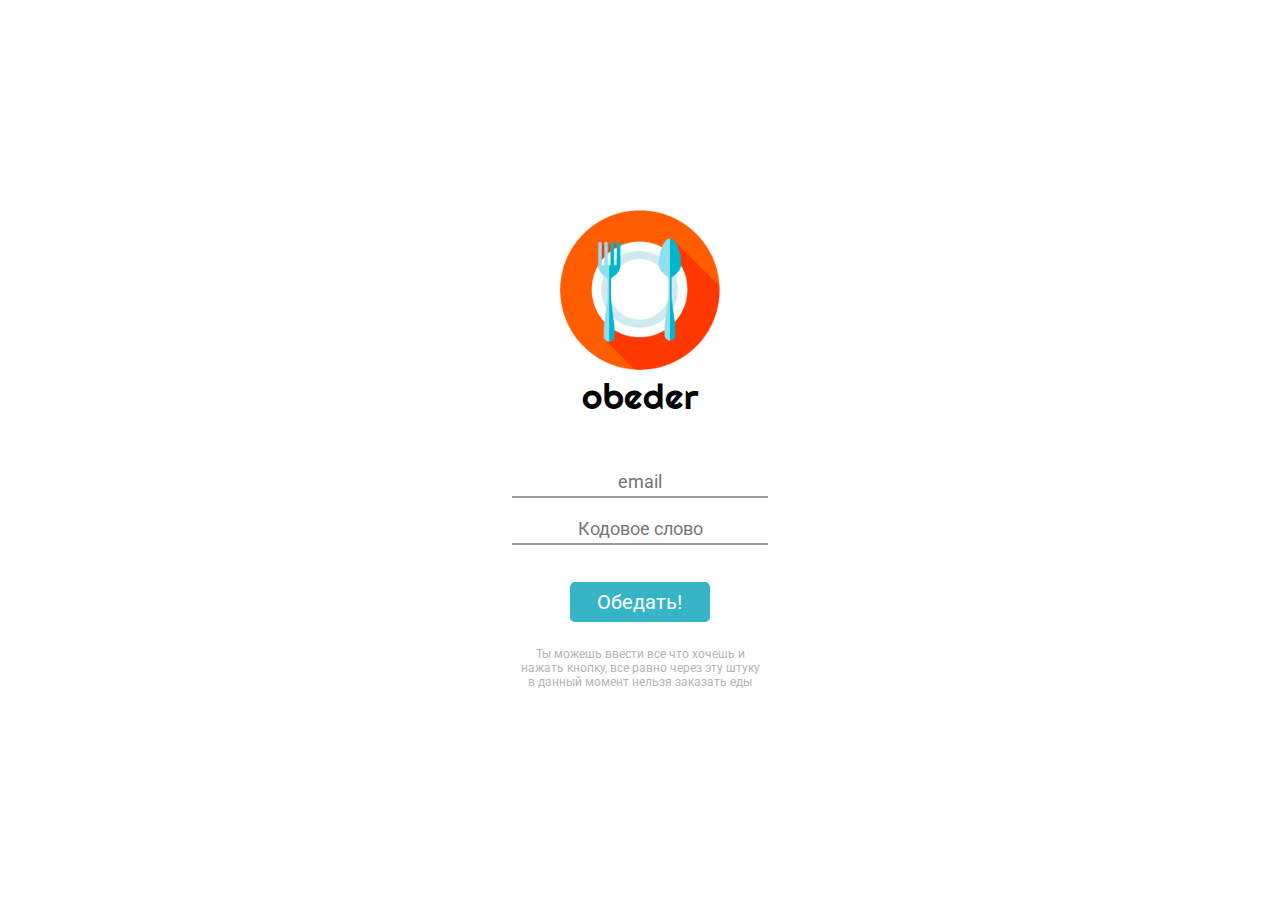
<file: index.html>
﻿<!DOCTYPE html>
<html>

<head>
	<title>OBEDER</title>
	<link rel="stylesheet" href="css/login.css" type="text/css" />
	<script src="js/main.js"></script>
	<link href="https://fonts.googleapis.com/css?family=Righteous|Roboto" rel="stylesheet">
	<meta name="viewport" content="width=device-width, initial-scale=1.0">
</head>

<body>
	
<div class="root">
	<div class="logo_group">
		<img src="img/login_pic.png" class="logo_pic">
		<p>obeder</p>
	</div>
	<div>
		<textarea placeholder="email"></textarea>
	</div>
	<div>
		<textarea placeholder="Кодовое слово"></textarea>
	</div>
	<div class="button">
		<button onclick='location.href="main.html"'> Обедать! </button>
	</div>
	<div class="msg">
		<p>Ты можешь ввести все что хочешь и нажать кнопку, все равно через эту штуку в данный момент нельзя заказать еды</p>
	</div>
	







</div>




</body>

</html>
</file>
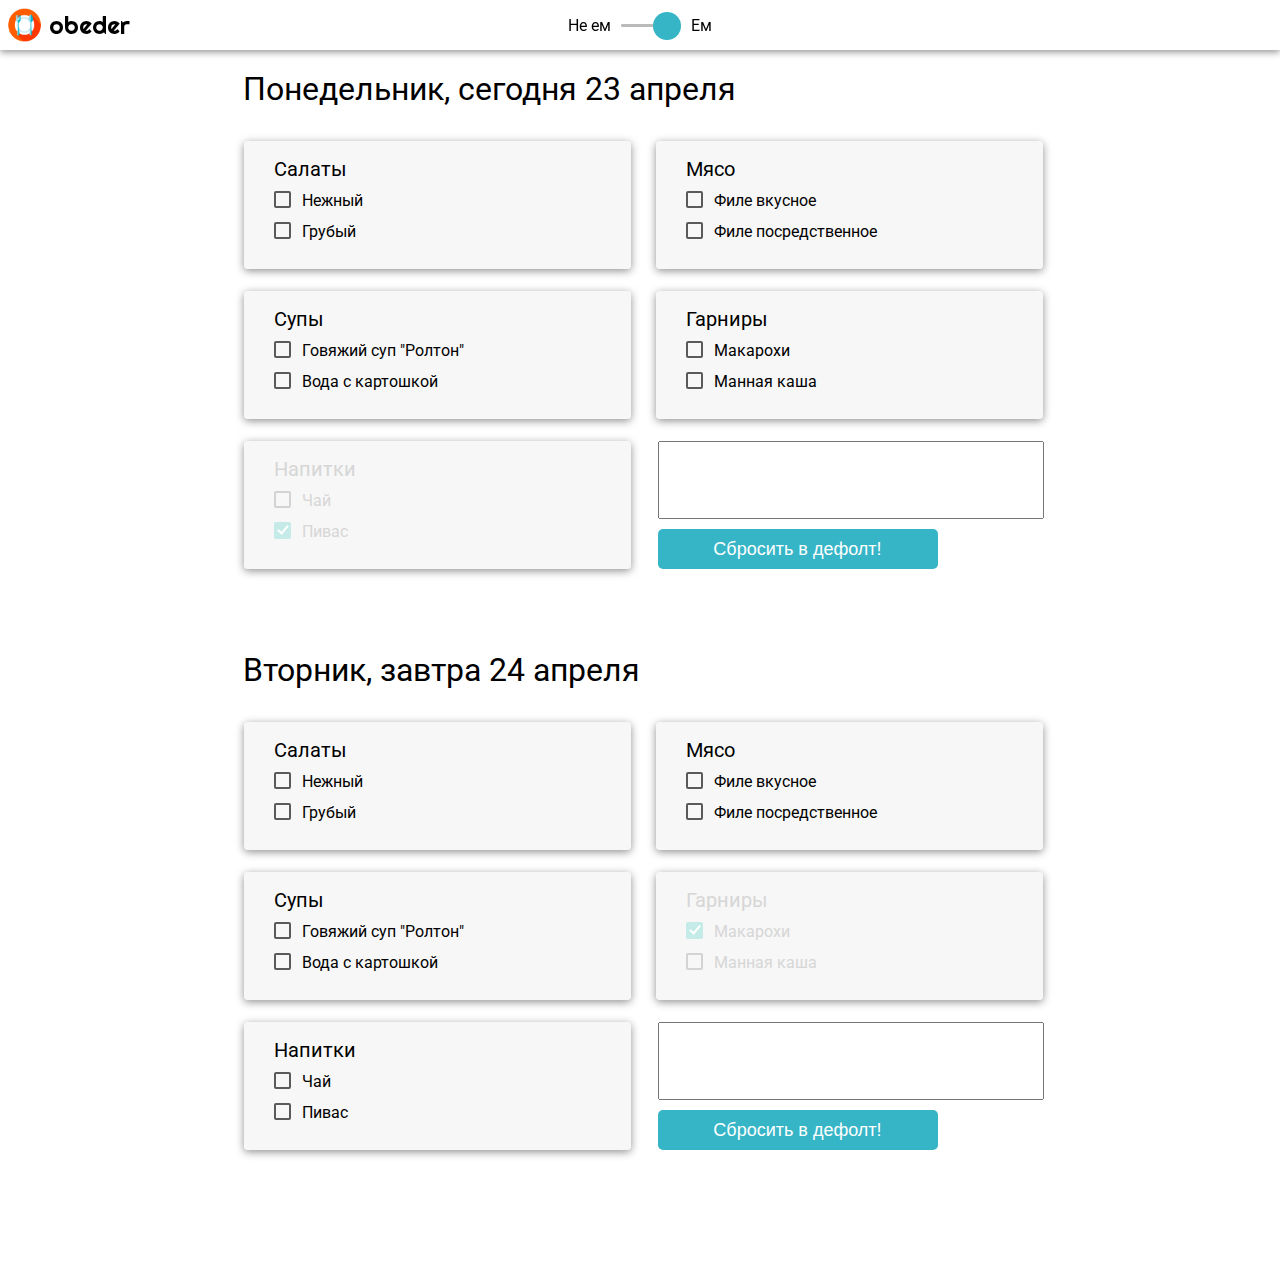
<file: main.html>
﻿<!DOCTYPE html>
<html>

<head>
	<title>OBEDER</title>
	<link rel="stylesheet" href="css/main.css" type="text/css" />
	<script src="js/main.js"></script>
	<link href="https://fonts.googleapis.com/css?family=Righteous|Roboto" rel="stylesheet">
	<meta name="viewport" content="width=device-width, initial-scale=1.0">
</head>

<body>
	<div class="root">
		<header class="header">
			<div class="logoGroup" onclick='location.href="index.html"'>
				<img src="img/logo.png" class="logo_pic">
				<div class="logo">obeder</div>
			</div>
			<div class="switch">
				<span class="text">Не ем</span>
				<label class="switch_top">
					<input class="checkbox_switch" type="checkbox" onclick="hide()" checked>
					<span class="slider_top"></span>
				</label>
				<span class="text">Ем</span>
			</div>
		</header>

		<div class="main" id="main" style='display: block'>
			<div class="day">
				<h1 class="title" id="tfull"> Понедельник, сегодня 23 апреля </h1>
				<h1 class="title" id="tmobile"> Понедельник, 23 апреля </h1>
				<div class="eatings">
					<section class="food">
						<h2 class="food_title">Салаты</h2>
						<div class="food_position">
							<label class="container">Нежный
								<input type="radio" name="Mon1">
								<span class="checkmark" />
							</label>
						</div>
						<div class="food_position">
							<label class="container">Грубый
								<input type="radio" name="Mon1">
								<span class="checkmark" />
							</label>
						</div>
					</section>
					<section class="food">
						<h2 class="food_title">Мясо</h2>
						<div class="food_position">
							<label class="container">Филе вкусное
								<input type="radio" name="Mon2">
								<span class="checkmark" />
							</label>
						</div>
						<div class="food_position">
							<label class="container">Филе посредственное
								<input type="radio" name="Mon2">
								<span class="checkmark" />
							</label>
						</div>
					</section>
					<section class="food">
						<h2 class="food_title">Супы</h2>
						<div class="food_position">
							<label class="container">Говяжий суп "Ролтон"
								<input type="radio" name="Mon3">
								<span class="checkmark" />
							</label>
						</div>
						<div class="food_position">
							<label class="container">Вода с картошкой
								<input type="radio" name="Mon3">
								<span class="checkmark" />
							</label>
						</div>
					</section>
					<section class="food">
						<h2 class="food_title">Гарниры</h2>
						<div class="food_position">
							<label class="container">Макарохи
								<input type="radio" name="Mon4">
								<span class="checkmark" />
							</label>
						</div>
						<div class="food_position">
							<label class="container">Манная каша
								<input type="radio" name="Mon4">
								<span class="checkmark" />
							</label>
						</div>
					</section>
					<section class="food_disable">
						<h2 class="food_title">Напитки</h2>
						<div class="food_position">
							<label class="container">Чай
								<input type="radio" name="Mon5" disabled>
								<span class="checkmark" />
							</label>
						</div>
						<div class="food_position">
							<label class="container">Пивас
								<input type="radio" name="Mon5" disabled checked>
								<span class="checkmark" />
							</label>
						</div>
					</section>
					<section class="area_and_button">
						<textarea class="comment"></textarea>
						<button class="uncheck_button" onclick="uncheck('main')">Сбросить в дефолт!</button>
					</section>
				</div>
			</div>

			<div class="day">
				<h1 class="title" id="tfull"> Вторник, завтра 24 апреля </h1>
				<h1 class="title" id="tmobile"> Вторник, 24 апреля </h1>
				<div class="eatings">
					<section class="food">
						<h2 class="food_title">Салаты</h2>
						<div class="food_position">
							<label class="container">Нежный
								<input type="radio" name="Teu1">
								<span class="checkmark" />
							</label>
						</div>
						<div class="food_position">
							<label class="container">Грубый
								<input type="radio" name="Teu1">
								<span class="checkmark" />
							</label>
						</div>
					</section>
					<section class="food">
						<h2 class="food_title">Мясо</h2>
						<div class="food_position">
							<label class="container">Филе вкусное
								<input type="radio" name="Teu2">
								<span class="checkmark" />
							</label>
						</div>
						<div class="food_position">
							<label class="container">Филе посредственное
								<input type="radio" name="Teu2">
								<span class="checkmark" />
							</label>
						</div>
					</section>
					<section class="food">
						<h2 class="food_title">Супы</h2>
						<div class="food_position">
							<label class="container">Говяжий суп "Ролтон"
								<input type="radio" name="Teu3">
								<span class="checkmark" />
							</label>
						</div>
						<div class="food_position">
							<label class="container">Вода с картошкой
								<input type="radio" name="Teu3">
								<span class="checkmark" />
							</label>
						</div>
					</section>
					<section class="food_disable">
						<h2 class="food_title">Гарниры</h2>
						<div class="food_position">
							<label class="container">Макарохи
								<input type="radio" name="Teu4" disabled checked>
								<span class="checkmark" />
							</label>
						</div>
						<div class="food_position">
							<label class="container">Манная каша
								<input type="radio" name="Teu4" disabled>
								<span class="checkmark" />
							</label>
						</div>
					</section>
					<section class="food">
						<h2 class="food_title">Напитки</h2>
						<div class="food_position">
							<label class="container">Чай
								<input type="radio" name="Teu5">
								<span class="checkmark" />
							</label>
						</div>
						<div class="food_position">
							<label class="container">Пивас
								<input type="radio" name="Teu5">
								<span class="checkmark" />
							</label>
						</div>
					</section>
					<section class="area_and_button">
						<textarea class="comment"></textarea>
						<button class="uncheck_button" onclick="uncheck('main')">Сбросить в дефолт!</button>
					</section>
				</div>
			</div>
		</div>
	</div>
</body>

</html>
</file>
<file: css/login.css>
﻿* {
    margin: 0px;
    padding: 0px;
    text-align: center;
    font-family: Roboto, sans-serif;
}

.root{
    display: flex;
    flex-direction: column;
    justify-content: flex-end;
    width: 320px;
    margin: auto auto;


}
textarea {
    resize: none;
    border-color: #9b9b9b;
    border-width: 0 0 2px 0;
    text-align: center;
    vertical-align: middle;
    width: 80%;
    height: 25px;
    font-size: 18px;
    font-weight: normal;
    margin-top: 20px;
    overflow: hidden;

}


img {
    width: 160px;
    margin-top: 60px;

}

.logo_group p {
    font-family: Righteous, sans-serif;
    font-size: 35px;
    margin-bottom: 33px;

}

button{
    height: 40px;
    color: white;
    background-color: #36b5c7;
    border: none;
    font-size: 20px;
    margin-top: 37px;
    width: 44%;
    border-radius: 5px;
    cursor: pointer;
}

.msg p {
    font-size: 12px;
    margin: 25px 40px;
    color: #b5b5b5;
}

@media screen and (min-width: 500px) {
    .root{
        margin-top: 150px;


    }
</file>
<file: css/main.css>
﻿* {
    margin: 0;
    padding: 0;
}

.root { 
    display: flex; 
    flex-direction: column;
    align-items: center; 
 
    font-family: Roboto, sans-serif;
} 

.title {
    display: flex;
    margin: 0 15px 20px;
    font-size: 23px;
    font-weight: normal;
}

#tmobile {
    display: block;
}

#tfull {
    display: none;
}

.header {
    display: flex; 
    height: 50px; 
    position: fixed; 
    width: 100%; 
    box-shadow: 0px 2px 7px #909090;
    justify-content: center;
    background-color: white;
    z-index: 1;
}

.main {
    max-width: 1024px;
    margin: 50px 20px;
}

.logoGroup {
    display: none;
    position: absolute;
    left: 0;
    cursor: pointer;
}

.logo {	
	font-family: Righteous;
	font-size: 24px;
	align-self: center;
}

.logo_pic {
	height: 50px;
}

.day {
    margin-top: 20px;
}

.eatings {
    display: flex;
    flex-direction: column;
	margin-top:4%;
}

.food, .food_disable {
    margin: 0px 9px 17px 16px;
    box-shadow: 0px 2px 8px #909090;
    padding: 6px 5px;
    background-color: #f3f3f3a1;
    width: 300px;
    border-radius: 4px;
}

.food_disable{
    color: #d6d6d6;
}

.food_position {
    display: flex;
    margin-top: 0px;
    margin-bottom: 12px;
    padding-left: 25px;
}


.food_title {
    font-size: 20px;
	margin-bottom: 10px;
    margin-top: 10px;
    padding-left: 25px;
    font-weight: normal;
}

.comment {
    display: none;
	resize: none;
	height: 60%;
    width: 103%;
}

.area_and_button {
	display: flex;
	flex-direction: column;
    padding: 0 18px;

}

.uncheck_button {
    height: 40px;
    color: white;
    background-color: #36b5c7;
    border: none;
    font-size: 19px;
    margin-top: 0px;
    width: 103%;
    cursor: pointer;
    border-radius: 5px

}

.switch {
    display: flex;
    align-items: center;

}
.switch_top {
    position: relative;
    display: block;
    width: 60px;
    height: 3px;
    margin: 0 10px;
}

.switch_top input {
    display:none;
}

.slider_top {
    position: absolute;
    top: 0;
    left: 0;
    right: 0;
    bottom: 0;
    background-color: #ccc;
    transition: .4s;
    border-radius: 1px;
}

.slider_top:before {
    position: absolute;
    content: "";
    height: 22px;
    width: 22px;
    left: -3px;
    bottom: -13px;
    background-color: white;
    border: 3px solid #807e7f;
    transition: .4s;
    border-radius: 50%;
    cursor: pointer;
}

.checkbox_switch:checked + .slider_top {
    background-color: rgba(187, 187, 187, 1);;
}

.checkbox_switch:checked + .slider_top:before {
    -webkit-transform: translateX(35px);
}



.container {
    display: block;
    position: relative;
    padding-left: 28px;
    cursor: pointer;
    font-size: 16px;
    user-select: none;

}

.container input {
    position: absolute;
    display: none;
    cursor: pointer;
}

.checkmark {
    position: absolute;
    top: 0;
    left: 0;
    height: 13px;
    width: 13px;
    background-color: transparent;
    border: 2px solid #5a5a5a;
    border-radius: 2px;
}

.container input:checked + .checkmark {
    background-color: #26a69a;
    border: 2px solid #26a69a;

}
.container input[disabled='disabled']{
    background-color: red;
    border: 2px solid red;
}

.container input:disabled + .checkmark {
     background-color: transparent;
    border: 2px solid #d3d3d3;
}

.container input:disabled:checked + .checkmark {
    background-color: #c4ebe8;
    border: 2px solid #c4ebe8;
}

.checkmark:after {
    content: "";
    position: absolute;
    display: none;
}

.container input:checked + .checkmark:after {
    display: block;
}

.container .checkmark:after {
    left: 4px;
    top: -1px;
    width: 4px;
    height: 9px;
    border: solid white;
    border-width: 0 2px 2px 0;
    -webkit-transform: rotate(40deg);
    -ms-transform: rotate(40deg);
    transform: rotate(40deg);
}


@media screen and (min-width: 500px) {
     .logoGroup {
        display: flex;
    }

    .main {
        margin: 50px 10%;
    }

    .eatings {
        flex-direction: row;
        flex-wrap: wrap;
        max-width: 824px;
    }

    .food, .food_disable, .area_and_button {
        flex: 1 1 35%;
        max-width: 377px

    }
    .food, .food_disable {
        height: 116px;
        margin: 0px 9px 22px 16px;

    }


    .area_and_button {
         margin: 0;
    }

    .comment {
        height: 51%;
        margin: 0;
        width: 102%;
        display:block;

    }

    .day {
        margin-bottom: 60px;
    }
    .title{
        font-size: 32px;
        width: 500px;
        margin-left: 15px;

    }
    .uncheck_button {
    max-width: 280px;
    margin-top: 10px;
    font-size: 18px;

    }
   .slider_top:before {
        background-color: #36b5c7;
        border: 3px solid transparent;
    }

    #tmobile {
    display: none;
    }

    #tfull {
    display: block;
    }

}
</file>
